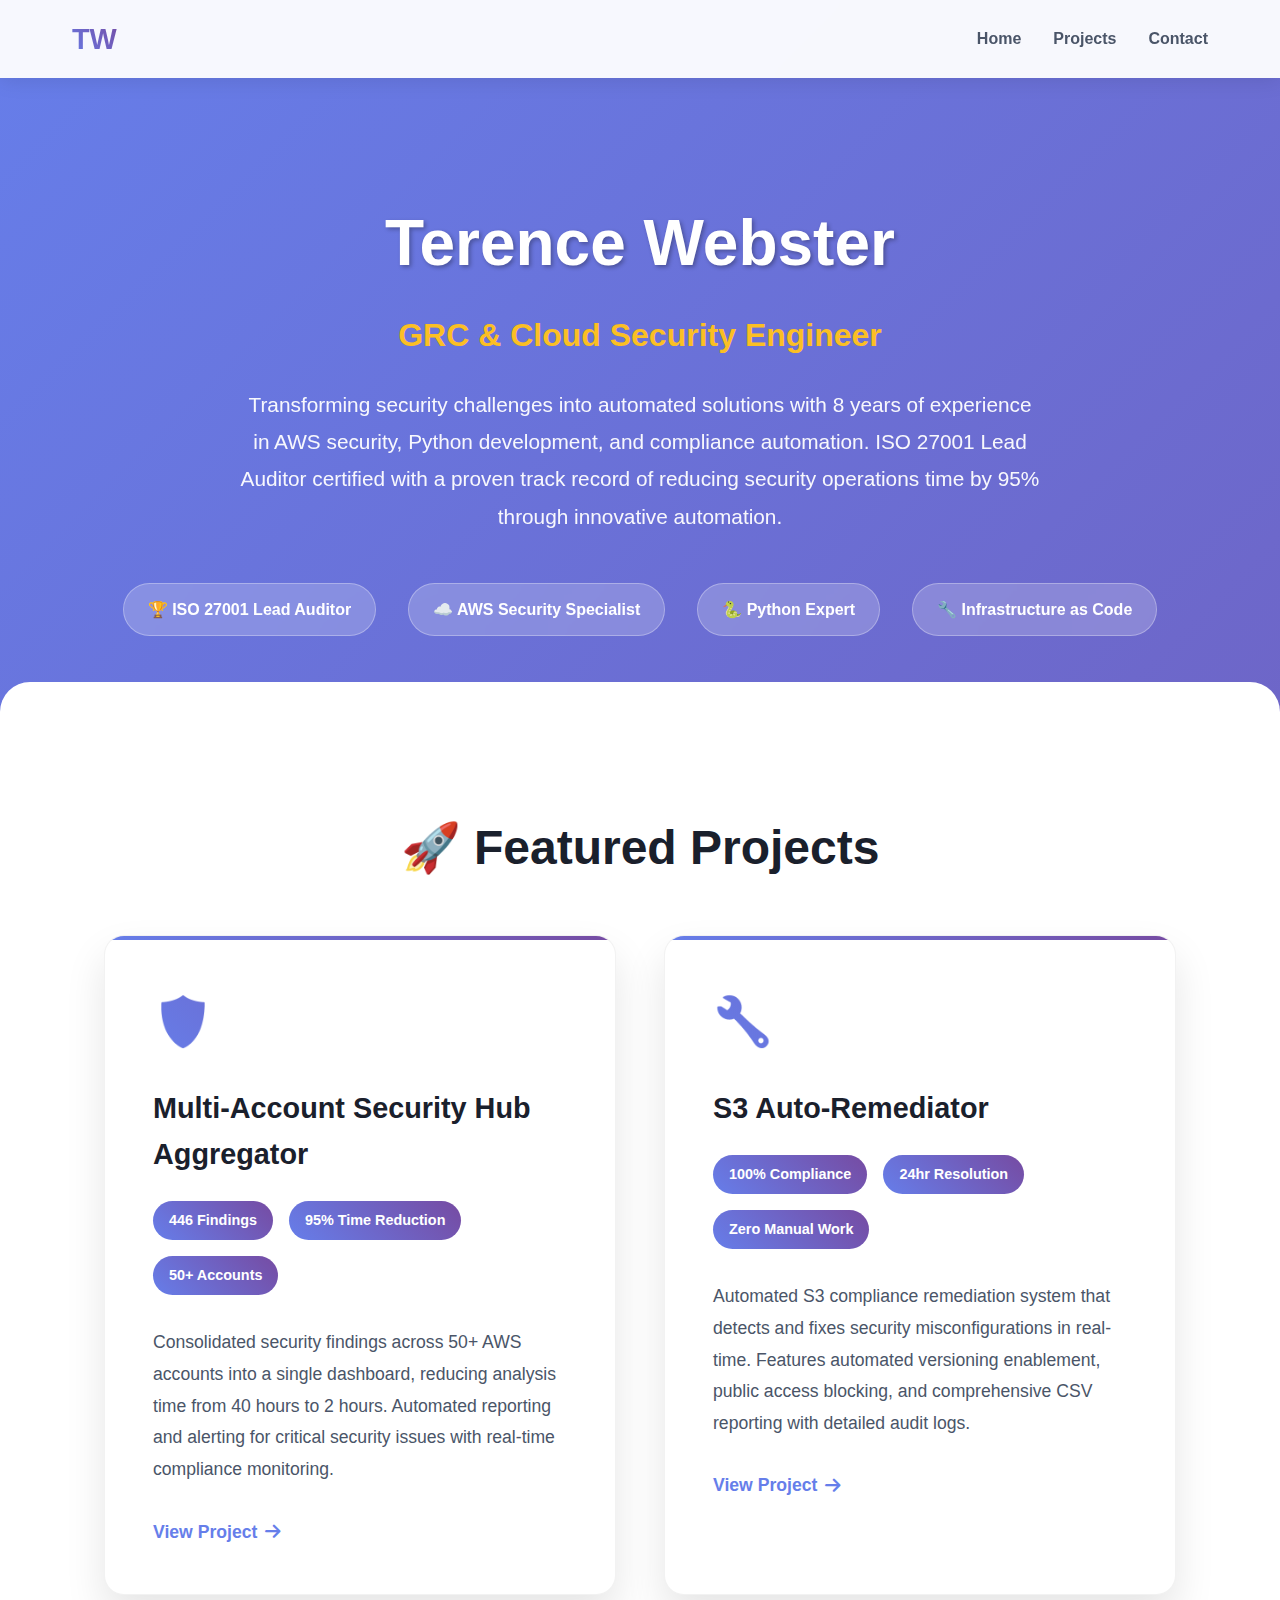
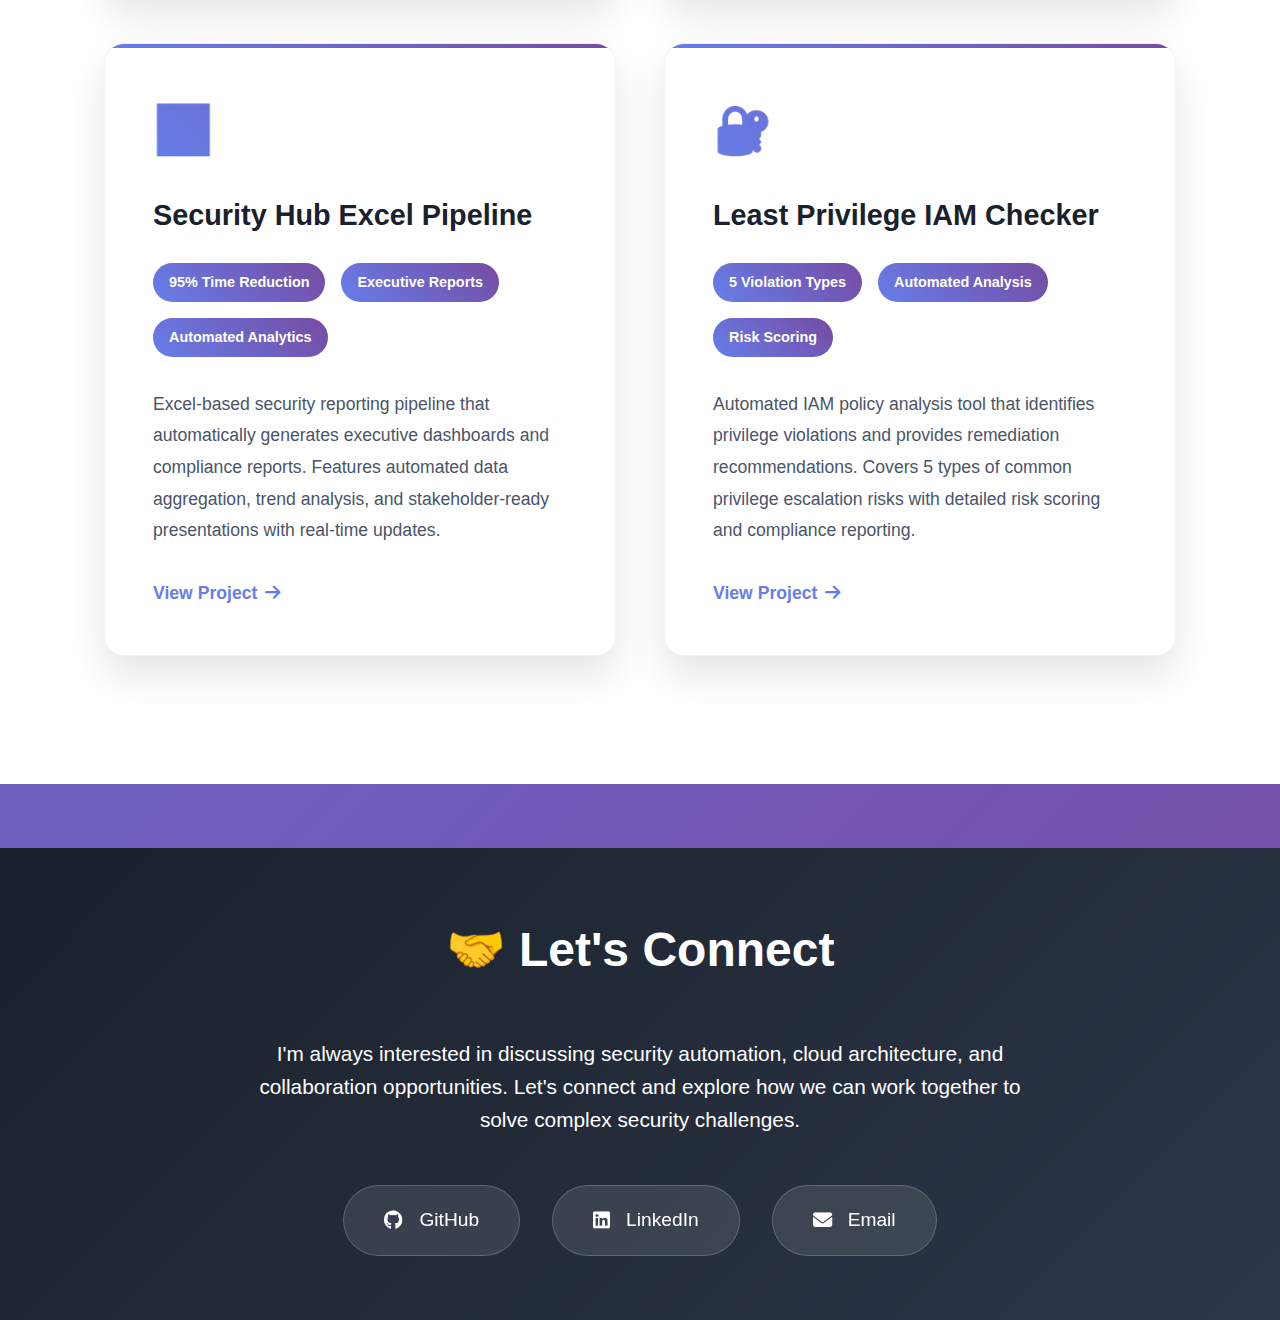
<file: index.html>
<!DOCTYPE html>
<html lang="en">
<head>
    <meta charset="UTF-8">
    <meta name="viewport" content="width=device-width, initial-scale=1.0">
    <title>Terence Webster | GRC & Cloud Security Professional</title>
    <link rel="stylesheet" href="https://cdnjs.cloudflare.com/ajax/libs/font-awesome/6.4.0/css/all.min.css">
    <style>
* {
    margin: 0;
    padding: 0;
    box-sizing: border-box;
}

body {
    font-family: 'Inter', -apple-system, BlinkMacSystemFont, 'Segoe UI', Roboto, sans-serif;
    line-height: 1.6;
    color: #1a202c;
    background: linear-gradient(135deg, #667eea 0%, #764ba2 100%);
    min-height: 100vh;
}

.navbar {
    background: rgba(255, 255, 255, 0.95);
    backdrop-filter: blur(10px);
    padding: 1rem 0;
    position: fixed;
    width: 100%;
    top: 0;
    z-index: 1000;
    box-shadow: 0 2px 20px rgba(0,0,0,0.1);
}

.navbar .container {
    display: flex;
    justify-content: space-between;
    align-items: center;
    max-width: 1200px;
    margin: 0 auto;
    padding: 0 2rem;
}

.nav-brand {
    color: #667eea;
    font-size: 1.8rem;
    font-weight: 800;
    background: linear-gradient(45deg, #667eea, #764ba2);
    -webkit-background-clip: text;
    -webkit-text-fill-color: transparent;
}

.nav-menu {
    display: flex;
    list-style: none;
    gap: 2rem;
}

.nav-menu li a {
    color: #4a5568;
    text-decoration: none;
    font-weight: 600;
    transition: all 0.3s ease;
}

.nav-menu li a:hover {
    color: #667eea;
}

.hero {
    padding: 12rem 0 6rem;
    text-align: center;
    color: white;
    position: relative;
}

.hero-title {
    font-size: 4rem;
    margin-bottom: 1rem;
    font-weight: 800;
    text-shadow: 2px 2px 4px rgba(0,0,0,0.3);
}

.hero-subtitle {
    font-size: 2rem;
    margin-bottom: 1.5rem;
    color: #fbbf24;
    font-weight: 600;
}

.hero-description {
    max-width: 800px;
    margin: 0 auto 3rem;
    font-size: 1.3rem;
    opacity: 0.95;
    line-height: 1.8;
}

.certifications {
    display: flex;
    justify-content: center;
    gap: 2rem;
    margin-top: 2rem;
    flex-wrap: wrap;
}

.cert-badge {
    background: rgba(255,255,255,0.2);
    padding: 0.8rem 1.5rem;
    border-radius: 50px;
    font-size: 1rem;
    backdrop-filter: blur(10px);
    border: 1px solid rgba(255,255,255,0.3);
    font-weight: 600;
}

.main-content {
    background: white;
    border-radius: 30px 30px 0 0;
    margin-top: -50px;
    position: relative;
    z-index: 10;
    padding: 4rem 0;
}

.section {
    padding: 4rem 0;
}

.section-title {
    text-align: center;
    font-size: 3rem;
    margin-bottom: 3rem;
    color: #1a202c;
    font-weight: 800;
}

.projects-grid {
    display: grid;
    grid-template-columns: repeat(auto-fit, minmax(400px, 1fr));
    gap: 3rem;
    margin-top: 3rem;
    max-width: 1200px;
    margin-left: auto;
    margin-right: auto;
    padding: 0 2rem;
}

.project-card {
    background: white;
    padding: 3rem;
    border-radius: 20px;
    box-shadow: 0 20px 40px rgba(0,0,0,0.1);
    transition: all 0.4s ease;
    position: relative;
    overflow: hidden;
    border: 1px solid rgba(0,0,0,0.05);
}

.project-card::before {
    content: '';
    position: absolute;
    top: 0;
    left: 0;
    right: 0;
    height: 4px;
    background: linear-gradient(45deg, #667eea, #764ba2);
}

.project-card:hover {
    transform: translateY(-15px);
    box-shadow: 0 30px 60px rgba(0,0,0,0.15);
}

.project-icon {
    font-size: 3rem;
    margin-bottom: 1.5rem;
    background: linear-gradient(45deg, #667eea, #764ba2);
    -webkit-background-clip: text;
    -webkit-text-fill-color: transparent;
}

.project-title {
    font-size: 1.8rem;
    margin-bottom: 1.5rem;
    color: #1a202c;
    font-weight: 700;
}

.project-description {
    margin-bottom: 2rem;
    color: #4a5568;
    line-height: 1.8;
    font-size: 1.1rem;
}

.project-metrics {
    display: flex;
    gap: 1rem;
    margin-bottom: 2rem;
    flex-wrap: wrap;
}

.metric {
    background: linear-gradient(45deg, #667eea, #764ba2);
    color: white;
    padding: 0.5rem 1rem;
    border-radius: 25px;
    font-size: 0.9rem;
    font-weight: 600;
}

.project-link {
    color: #667eea;
    text-decoration: none;
    font-weight: 700;
    display: inline-flex;
    align-items: center;
    gap: 0.5rem;
    transition: all 0.3s ease;
    font-size: 1.1rem;
}

.project-link:hover {
    color: #764ba2;
    transform: translateX(5px);
}

.contact-section {
    background: linear-gradient(135deg, #1a202c, #2d3748);
    color: white;
    text-align: center;
    padding: 4rem 0;
    margin-top: 4rem;
}

.contact-links {
    display: flex;
    justify-content: center;
    gap: 2rem;
    margin-top: 2rem;
    flex-wrap: wrap;
}

.contact-link {
    display: inline-flex;
    align-items: center;
    gap: 1rem;
    background: rgba(255,255,255,0.1);
    color: white;
    padding: 1.2rem 2.5rem;
    border-radius: 50px;
    text-decoration: none;
    font-size: 1.2rem;
    transition: all 0.3s ease;
    backdrop-filter: blur(10px);
    border: 1px solid rgba(255,255,255,0.2);
}

.contact-link:hover {
    background: rgba(255,255,255,0.2);
    transform: translateY(-5px);
}

.container {
    max-width: 1200px;
    margin: 0 auto;
    padding: 0 2rem;
}

@media (max-width: 768px) {
    .hero-title {
        font-size: 2.5rem;
    }
    
    .projects-grid {
        grid-template-columns: 1fr;
        padding: 0 1rem;
    }
    
    .project-card {
        padding: 2rem;
    }
}
    </style>
</head>
<body>
    <!-- Navigation -->
    <nav class="navbar">
        <div class="container">
            <div class="nav-brand">TW</div>
            <ul class="nav-menu">
                <li><a href="#home">Home</a></li>
                <li><a href="#projects">Projects</a></li>
                <li><a href="#contact">Contact</a></li>
            </ul>
        </div>
    </nav>

    <!-- Hero Section -->
    <section id="home" class="hero">
        <div class="container">
            <h1 class="hero-title">Terence Webster</h1>
            <h2 class="hero-subtitle">GRC & Cloud Security Engineer</h2>
            <p class="hero-description">
                Transforming security challenges into automated solutions with 8 years of experience in AWS security, 
                Python development, and compliance automation. ISO 27001 Lead Auditor certified with a proven track 
                record of reducing security operations time by 95% through innovative automation.
            </p>
            
            <div class="certifications">
                <div class="cert-badge">🏆 ISO 27001 Lead Auditor</div>
                <div class="cert-badge">☁️ AWS Security Specialist</div>
                <div class="cert-badge">🐍 Python Expert</div>
                <div class="cert-badge">🔧 Infrastructure as Code</div>
            </div>
        </div>
    </section>

    <!-- Main Content -->
    <div class="main-content">
        <!-- Projects Section -->
        <section id="projects" class="section">
            <div class="container">
                <h2 class="section-title">🚀 Featured Projects</h2>
                <div class="projects-grid">
                    <div class="project-card">
                        <div class="project-icon">🛡️</div>
                        <h3 class="project-title">Multi-Account Security Hub Aggregator</h3>
                        <div class="project-metrics">
                            <span class="metric">446 Findings</span>
                            <span class="metric">95% Time Reduction</span>
                            <span class="metric">50+ Accounts</span>
                        </div>
                        <p class="project-description">
                            Consolidated security findings across 50+ AWS accounts into a single dashboard, 
                            reducing analysis time from 40 hours to 2 hours. Automated reporting and alerting 
                            for critical security issues with real-time compliance monitoring.
                        </p>
                        <a href="https://github.com/Tsmooth1987" target="_blank" class="project-link">
                            View Project <i class="fas fa-arrow-right"></i>
                        </a>
                    </div>
                    
                    <div class="project-card">
                        <div class="project-icon">🔧</div>
                        <h3 class="project-title">S3 Auto-Remediator</h3>
                        <div class="project-metrics">
                            <span class="metric">100% Compliance</span>
                            <span class="metric">24hr Resolution</span>
                            <span class="metric">Zero Manual Work</span>
                        </div>
                        <p class="project-description">
                            Automated S3 compliance remediation system that detects and fixes security 
                            misconfigurations in real-time. Features automated versioning enablement, 
                            public access blocking, and comprehensive CSV reporting with detailed audit logs.
                        </p>
                        <a href="https://github.com/Tsmooth1987" target="_blank" class="project-link">
                            View Project <i class="fas fa-arrow-right"></i>
                        </a>
                    </div>
                    
                    <div class="project-card">
                        <div class="project-icon">📊</div>
                        <h3 class="project-title">Security Hub Excel Pipeline</h3>
                        <div class="project-metrics">
                            <span class="metric">95% Time Reduction</span>
                            <span class="metric">Executive Reports</span>
                            <span class="metric">Automated Analytics</span>
                        </div>
                        <p class="project-description">
                            Excel-based security reporting pipeline that automatically generates executive 
                            dashboards and compliance reports. Features automated data aggregation, 
                            trend analysis, and stakeholder-ready presentations with real-time updates.
                        </p>
                        <a href="https://github.com/Tsmooth1987" target="_blank" class="project-link">
                            View Project <i class="fas fa-arrow-right"></i>
                        </a>
                    </div>
                    
                    <div class="project-card">
                        <div class="project-icon">🔐</div>
                        <h3 class="project-title">Least Privilege IAM Checker</h3>
                        <div class="project-metrics">
                            <span class="metric">5 Violation Types</span>
                            <span class="metric">Automated Analysis</span>
                            <span class="metric">Risk Scoring</span>
                        </div>
                        <p class="project-description">
                            Automated IAM policy analysis tool that identifies privilege violations and 
                            provides remediation recommendations. Covers 5 types of common privilege 
                            escalation risks with detailed risk scoring and compliance reporting.
                        </p>
                        <a href="https://github.com/Tsmooth1987" target="_blank" class="project-link">
                            View Project <i class="fas fa-arrow-right"></i>
                        </a>
                    </div>
                </div>
            </div>
        </section>
    </div>

    <!-- Contact Section -->
    <section id="contact" class="contact-section">
        <div class="container">
            <h2 class="section-title" style="color: white;">🤝 Let's Connect</h2>
            <p style="font-size: 1.3rem; margin-bottom: 3rem; max-width: 800px; margin-left: auto; margin-right: auto;">
                I'm always interested in discussing security automation, cloud architecture, 
                and collaboration opportunities. Let's connect and explore how we can work together 
                to solve complex security challenges.
            </p>
            
            <div class="contact-links">
                <a href="https://github.com/Tsmooth1987" target="_blank" class="contact-link">
                    <i class="fab fa-github"></i> GitHub
                </a>
                <a href="https://linkedin.com/in/terencewebster" target="_blank" class="contact-link">
                    <i class="fab fa-linkedin"></i> LinkedIn
                </a>
                <a href="mailto:terence.webster@example.com" class="contact-link">
                    <i class="fas fa-envelope"></i> Email
                </a>
            </div>
        </div>
    </section>
</body>
</html>
</file>
